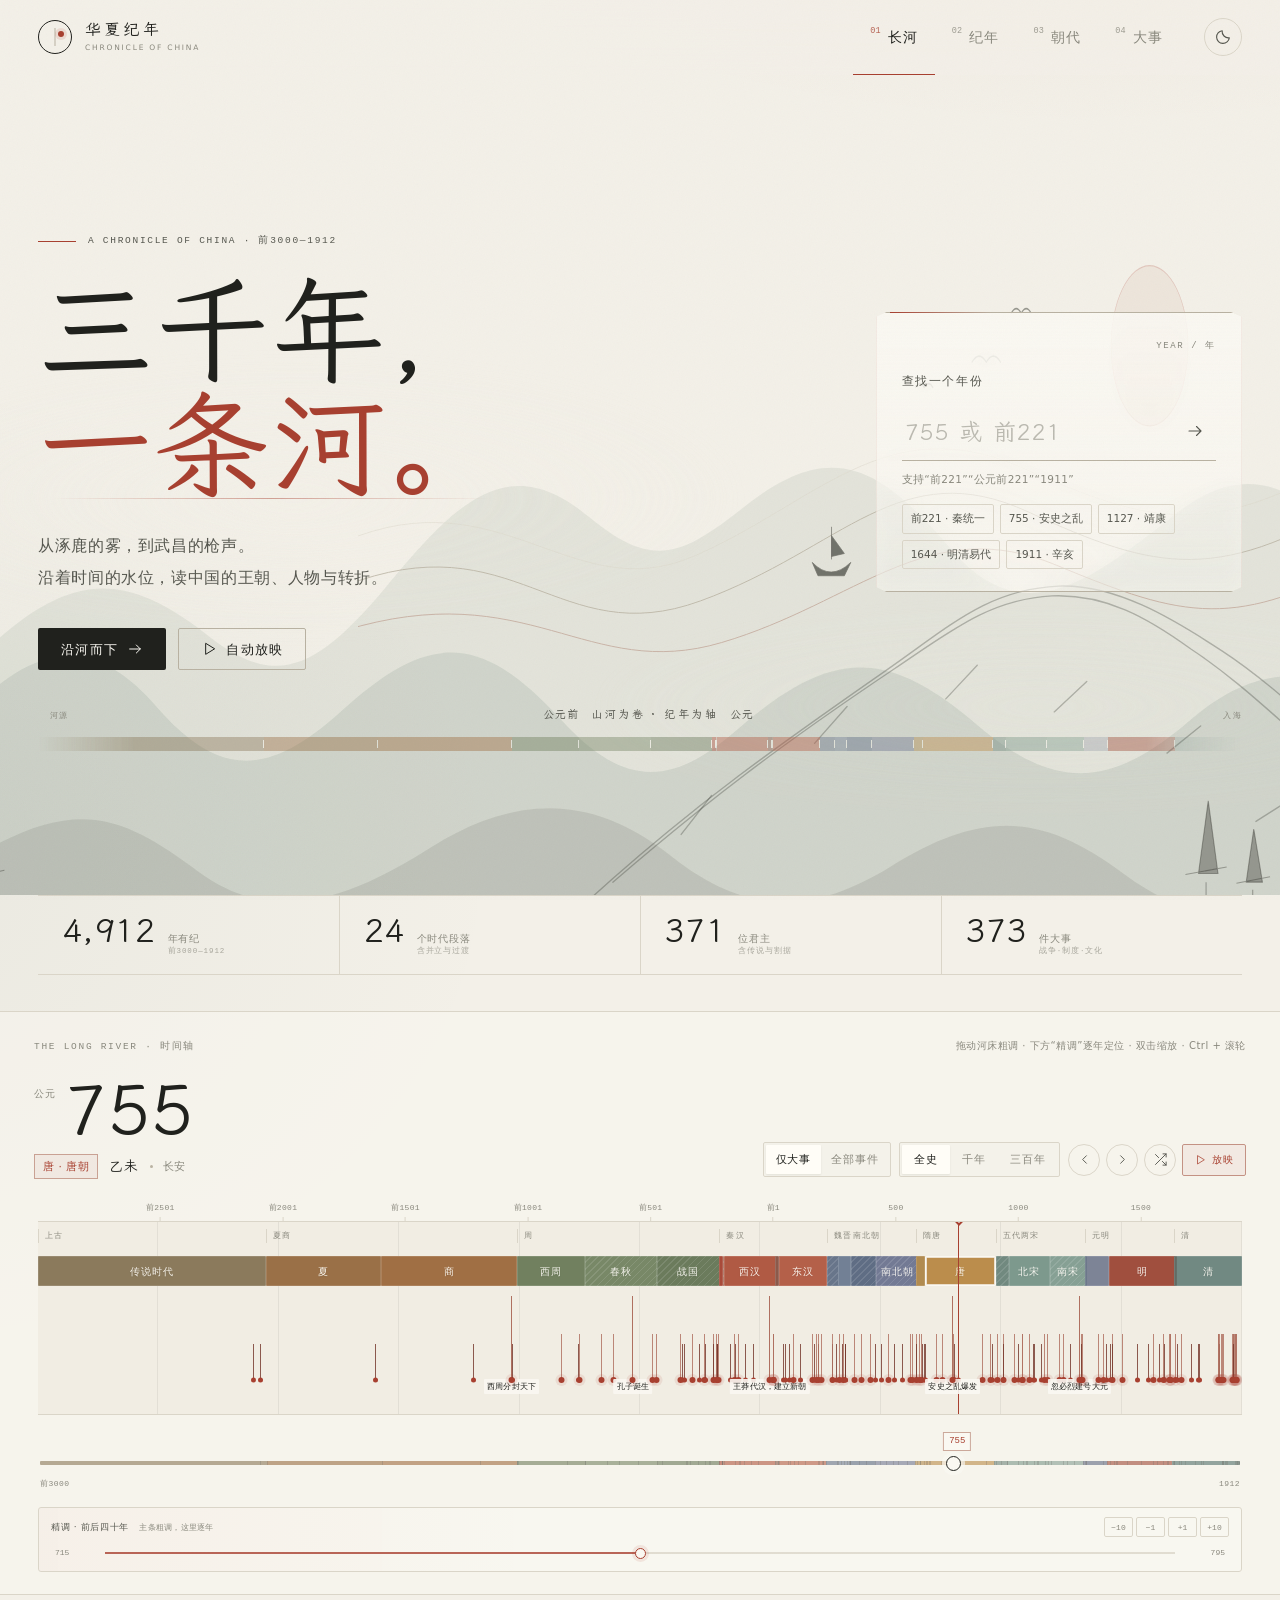
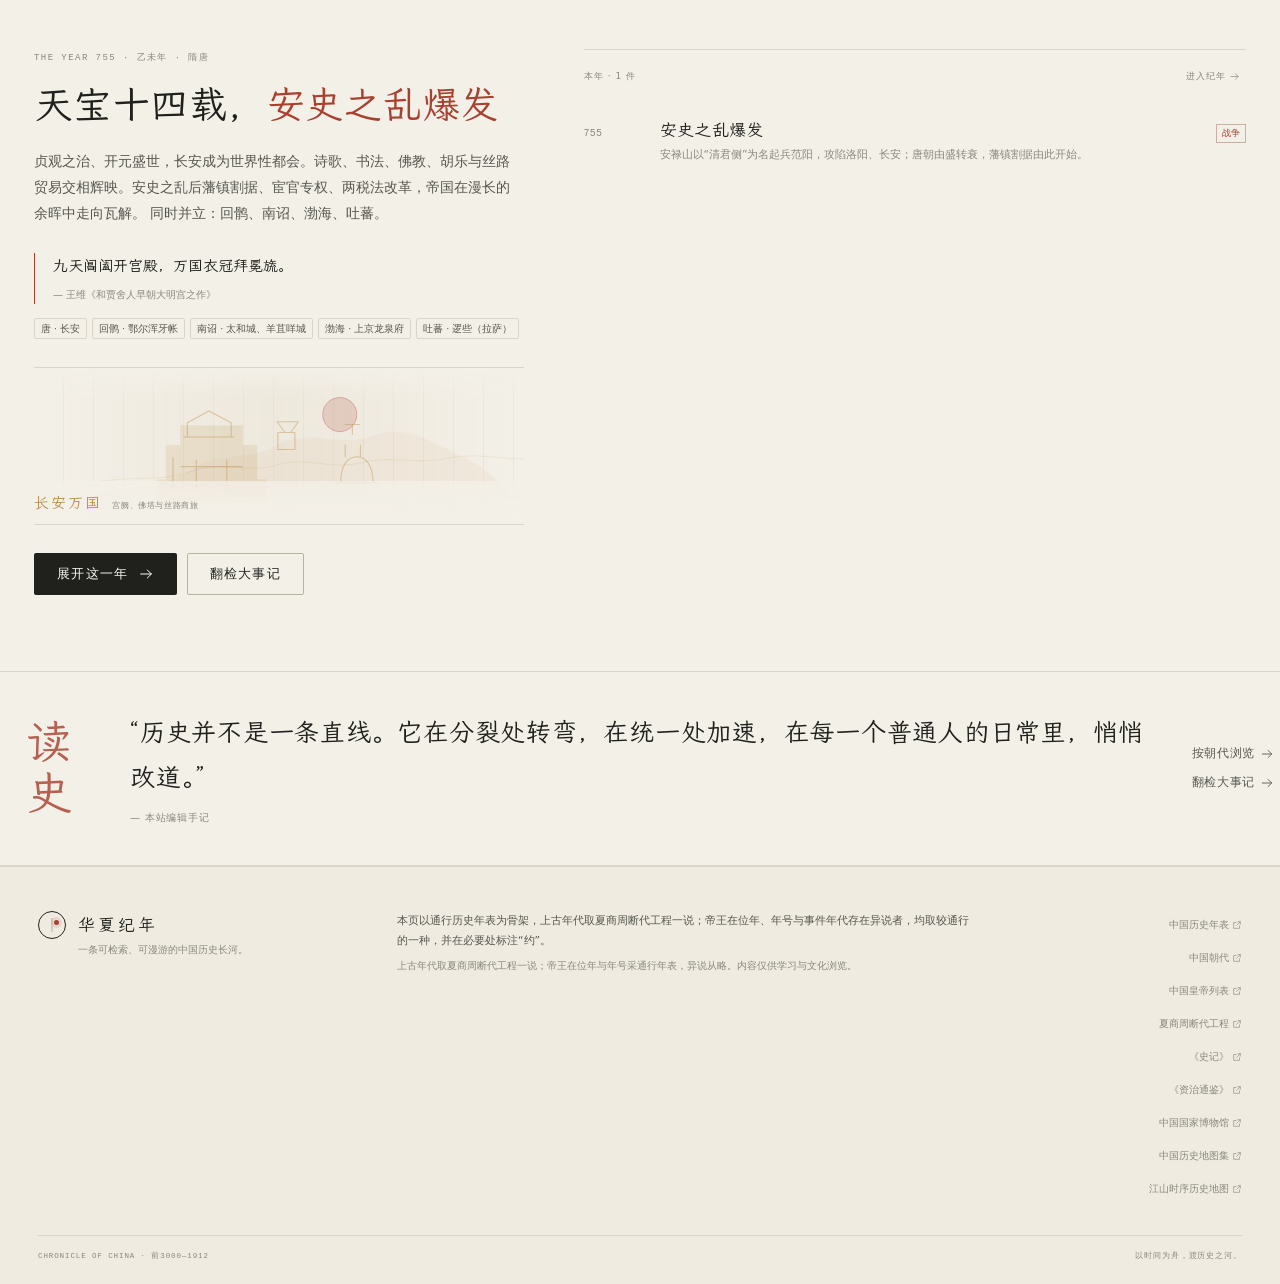
<file: index.html>
<!DOCTYPE html>
<html lang="zh-CN" data-theme="light">
<head>
  <meta charset="UTF-8" />
  <meta name="viewport" content="width=device-width, initial-scale=1.0" />
  <title>华夏纪年 · 从三皇五帝到辛亥革命</title>
  <meta name="description" content="华夏纪年：一条可以拖动、检索与漫游的中国历史长河。收录三皇五帝至辛亥革命的时代、王朝、帝王、人物与大事。" />
  <meta name="theme-color" content="#f3f0e8" />
  <link rel="icon" href="favicon.svg" type="image/svg+xml" />
  <script>
    (function () {
      try {
        var qs = new URLSearchParams(location.search).get("theme");
        var saved = localStorage.getItem("huaxia-theme");
        var dark = window.matchMedia && window.matchMedia("(prefers-color-scheme: dark)").matches;
        var theme = qs === "light" || qs === "dark" ? qs : (saved || (dark ? "dark" : "light"));
        document.documentElement.setAttribute("data-theme", theme);
        var meta = document.querySelector('meta[name="theme-color"]');
        if (meta) meta.setAttribute("content", theme === "dark" ? "#121310" : "#f3f0e8");
      } catch (e) {}
    })();
  </script>
  <link rel="stylesheet" href="assets/fonts/huaxia-serif.css" />
  <link rel="stylesheet" href="styles.css" />
</head>
<body>

  <a class="skip-link" href="#main">跳到主要内容</a>
  <div class="grain" aria-hidden="true"></div>

  <svg class="svg-sprite" aria-hidden="true" xmlns="http://www.w3.org/2000/svg">
    <symbol id="i-sun" viewBox="0 0 24 24"><circle cx="12" cy="12" r="4"/><path d="M12 2v2M12 20v2M4.93 4.93l1.42 1.42M17.66 17.66l1.41 1.41M2 12h2M20 12h2M4.93 19.07l1.42-1.42M17.66 6.34l1.41-1.41"/></symbol>
    <symbol id="i-moon" viewBox="0 0 24 24"><path d="M20.4 13.1A8.5 8.5 0 0 1 10.9 3.6 8.5 8.5 0 1 0 20.4 13.1Z"/></symbol>
    <symbol id="i-search" viewBox="0 0 24 24"><circle cx="11" cy="11" r="7"/><path d="m20 20-4-4"/></symbol>
    <symbol id="i-arrow-right" viewBox="0 0 24 24"><path d="M4 12h16M14 6l6 6-6 6"/></symbol>
    <symbol id="i-arrow-left" viewBox="0 0 24 24"><path d="M20 12H4M10 6l-6 6 6 6"/></symbol>
    <symbol id="i-arrow-up" viewBox="0 0 24 24"><path d="M12 20V4M6 10l6-6 6 6"/></symbol>
    <symbol id="i-chevron-left" viewBox="0 0 24 24"><path d="m15 18-6-6 6-6"/></symbol>
    <symbol id="i-chevron-right" viewBox="0 0 24 24"><path d="m9 18 6-6-6-6"/></symbol>
    <symbol id="i-close" viewBox="0 0 24 24"><path d="M6 6l12 12M18 6 6 18"/></symbol>
    <symbol id="i-shuffle" viewBox="0 0 24 24"><path d="M16 3h5v5M4 20 21 3M21 16v5h-5M15 15l6 6M4 4l5 5"/></symbol>
    <symbol id="i-pin" viewBox="0 0 24 24"><path d="M20 10c0 5-8 11-8 11S4 15 4 10a8 8 0 1 1 16 0Z"/><circle cx="12" cy="10" r="2.5"/></symbol>
    <symbol id="i-play" viewBox="0 0 24 24"><path d="M7 4v16l13-8Z"/></symbol>
    <symbol id="i-pause" viewBox="0 0 24 24"><path d="M8 4v16M16 4v16"/></symbol>
    <symbol id="i-link" viewBox="0 0 24 24"><path d="M10 13a5 5 0 0 0 7.5.5l2-2a5 5 0 0 0-7-7l-1.2 1.2"/><path d="M14 11a5 5 0 0 0-7.5-.5l-2 2a5 5 0 0 0 7 7l1.2-1.2"/></symbol>
    <symbol id="i-external" viewBox="0 0 24 24"><path d="M14 4h6v6M20 4l-9 9M18 14v6H4V6h6"/></symbol>
    <symbol id="i-scroll" viewBox="0 0 24 24"><path d="M6 3h11a3 3 0 0 1 3 3v13a2 2 0 0 1-2 2H6a2 2 0 0 1-2-2V5a2 2 0 0 1 2-2Z"/><path d="M8 8h8M8 12h8M8 16h5"/></symbol>
    <symbol id="i-info" viewBox="0 0 24 24"><circle cx="12" cy="12" r="9"/><path d="M12 11v5M12 8h.01"/></symbol>
    <symbol id="i-filter" viewBox="0 0 24 24"><path d="M4 5h16M7 12h10M10 19h4"/></symbol>
    <symbol id="i-grid" viewBox="0 0 24 24"><rect x="4" y="4" width="6" height="6"/><rect x="14" y="4" width="6" height="6"/><rect x="4" y="14" width="6" height="6"/><rect x="14" y="14" width="6" height="6"/></symbol>
    <symbol id="i-minus" viewBox="0 0 24 24"><path d="M5 12h14"/></symbol>
    <symbol id="i-plus" viewBox="0 0 24 24"><path d="M12 5v14M5 12h14"/></symbol>
  </svg>

  <header class="site-header" id="siteHeader">
    <div class="header-inner">
      <a class="brand" href="#/" aria-label="华夏纪年，回到长河总览">
        <span class="brand-mark" aria-hidden="true"><i></i></span>
        <span class="brand-text">
          <strong>华夏纪年</strong>
          <small>CHRONICLE OF CHINA</small>
        </span>
      </a>

      <nav class="main-nav" aria-label="主导航">
        <button class="nav-link is-active" data-view="overview" aria-current="page"><span class="nav-num">01</span><span>长河</span></button>
        <button class="nav-link" data-view="year"><span class="nav-num">02</span><span>纪年</span></button>
        <button class="nav-link" data-view="periods"><span class="nav-num">03</span><span>朝代</span></button>
        <button class="nav-link" data-view="events"><span class="nav-num">04</span><span>大事</span></button>
        <span class="nav-ink" aria-hidden="true"></span>
      </nav>

      <div class="header-actions">
        <button class="icon-btn theme-toggle" id="themeToggle" type="button" aria-label="切换明暗主题" title="切换明暗主题（T）">
          <svg class="icon icon-sun"><use href="#i-sun"></use></svg>
          <svg class="icon icon-moon"><use href="#i-moon"></use></svg>
        </button>
      </div>
    </div>
    <div class="scroll-progress" id="scrollProgress" aria-hidden="true"></div>
  </header>

  <main id="main">
    <!-- ==================== 长河 ==================== -->
    <section class="view is-active" id="view-overview" data-view-panel="overview">
      <div class="hero">
        <div class="hero-landscape" aria-hidden="true">
          <div class="hero-mist hero-mist-one"></div>
          <div class="hero-mist hero-mist-two"></div>
          <svg class="hero-mountains" viewBox="0 0 1600 620" preserveAspectRatio="xMidYMax slice">
            <path class="mountain mountain-far" d="M-40 490C80 408 144 442 228 360c82-80 134-76 208-18 62 49 99 36 168-48 70-86 116-118 185-60 57 47 84 36 142-10 78-62 123-41 189 37 69 82 132 30 211-32 67-52 116-18 155 31 71 88 166 70 250 41 84-29 170-2 274 70v261H-40Z"/>
            <path class="mountain mountain-mid" d="M-30 545c83-77 170-37 234-116 72-89 132-83 185-21 59 68 105 64 171 4 80-73 128-73 203 9 55 60 99 63 161 9 88-77 139-76 222-5 74 63 125 57 197-5 80-68 145-41 220 18 73 58 148 67 247 21 67-31 125-27 199 12 59 31 121 38 189 21v210H-30Z"/>
            <path class="mountain mountain-near" d="M-50 606c126-52 195-21 294-72 78-40 119-22 182 25 72 54 143 25 216-21 78-49 149-50 222 8 68 54 127 56 203 9 87-54 142-47 215 8 80 59 161 49 240-3 73-48 140-39 219 14 66 45 154 49 257 16v122H-50Z"/>
            <g class="hero-wall">
              <path d="M785 589c95-87 176-144 278-215 59-41 93-74 158-77 52-2 104 29 151 60 55 36 102 87 154 126"/>
              <path d="M810 570c95-82 166-134 260-197 52-35 88-64 145-67 49-2 88 20 128 49 47 31 84 69 123 101"/>
              <path d="m873 526 28-36m95-48 30-34m91-7 29-31m71 43 30-28m74 66 31-25m51 88 33-21"/>
            </g>
            <g class="hero-pines">
              <path d="m185 557 8-54 8 54Zm-9 2 33-7m-17 14v24"/>
              <path d="m229 563 7-42 7 42Zm-7 2 27-6m-13 11v18"/>
              <path d="m1350 562 9-67 9 67Zm-12 1 38-7m-19 14v25"/>
              <path d="m1394 570 7-49 8 49Zm-9 1 31-6m-16 12v20"/>
            </g>
          </svg>
        </div>
        <svg class="hero-river" viewBox="0 0 1400 420" preserveAspectRatio="none" aria-hidden="true">
          <path class="river-line river-1" d="M-20 300 C 220 255, 280 345, 480 310 S 760 210, 940 250 S 1210 300, 1420 236" />
          <path class="river-line river-2" d="M-20 330 C 240 292, 320 365, 510 338 S 800 250, 980 286 S 1230 330, 1420 280" />
          <path class="river-line river-3" d="M-20 270 C 200 225, 300 315, 470 280 S 740 180, 930 220 S 1200 270, 1420 205" />
          <circle class="river-sun" cx="1110" cy="138" r="54" />
          <g class="river-boat">
            <path d="M637 284q26 13 54 0l-9 9h-37Z" />
            <path d="M664 282v-22m0 6 18 12-18 2Z" />
          </g>
          <g class="river-birds">
            <path d="M861 149q10-8 20 0 10-8 20 0" />
            <path d="M916 116q7-6 14 0 7-6 14 0" />
            <path d="M782 166q6-5 12 0 6-5 12 0" />
          </g>
        </svg>

        <div class="hero-inner">
          <div class="hero-copy">
            <p class="eyebrow reveal" style="--delay:.05s"><span class="eyebrow-line"></span>A CHRONICLE OF CHINA · 前3000—1912</p>
            <h1 class="reveal" style="--delay:.12s">三千年，<br /><em>一条河。</em></h1>
            <p class="hero-lede reveal" style="--delay:.2s">从涿鹿的雾，到武昌的枪声。<br />沿着时间的水位，读中国的王朝、人物与转折。</p>
            <div class="hero-actions reveal" style="--delay:.28s">
              <button class="btn btn-primary" id="scrollToTimeline" type="button">
                沿河而下
                <svg class="icon"><use href="#i-arrow-right"></use></svg>
              </button>
              <button class="btn btn-ghost" id="openPlayerTop" type="button">
                <svg class="icon"><use href="#i-play"></use></svg>
                自动放映
              </button>
            </div>
          </div>

          <div class="hero-search-card reveal" style="--delay:.24s">
            <div class="card-index">YEAR / 年</div>
            <form class="year-form compact" id="heroYearForm" novalidate>
              <label for="heroYearInput">查找一个年份</label>
              <div class="year-input-row">
                <input id="heroYearInput" name="year" type="text" inputmode="numeric" autocomplete="off" placeholder="755 或 前221" aria-describedby="heroYearHint" />
                <button class="search-submit" type="submit" aria-label="查看该年份">
                  <svg class="icon"><use href="#i-arrow-right"></use></svg>
                </button>
              </div>
              <p class="form-hint" id="heroYearHint">支持“前221”“公元前221”“1911”</p>
              <p class="form-error" id="heroYearError" role="alert"></p>
            </form>
            <div class="quick-years" id="quickYears" aria-label="快速跳转">
              <button data-year="前221">前221 · 秦统一</button>
              <button data-year="755">755 · 安史之乱</button>
              <button data-year="1127">1127 · 靖康</button>
              <button data-year="1644">1644 · 明清易代</button>
              <button data-year="1911">1911 · 辛亥</button>
            </div>
          </div>
        </div>

        <div class="hero-route" aria-hidden="true">
          <span class="hero-route-line"></span>
          <span class="hero-route-label">河源</span>
          <span class="hero-route-year">公元前</span>
          <span class="hero-route-mid">山河为卷 · 纪年为轴</span>
          <span class="hero-route-year">公元</span>
          <span class="hero-route-label">入海</span>
        </div>
        <div class="hero-strata" id="heroStrata" aria-hidden="true"></div>
      </div>

      <div class="stats-strip reveal" style="--delay:.34s" id="statsStrip" aria-label="内容统计"></div>

      <section class="timeline-panel reveal" id="timelinePanel" aria-labelledby="timelineHeading">
        <div class="panel-topline">
          <p class="section-kicker" id="timelineHeading">THE LONG RIVER · 时间轴</p>
          <p class="panel-note">拖动河床粗调 · 下方“精调”逐年定位 · 双击缩放 · Ctrl + 滚轮</p>
        </div>

        <div class="timeline-head">
          <div class="readout">
            <div class="readout-year" id="timelineYear"><span class="year-prefix">公元</span><span class="year-num">755</span></div>
            <div class="readout-meta">
              <span class="meta-pill" id="timelineEra">唐 · 天宝十四载</span>
              <span class="meta-gz" id="timelineGz">乙未</span>
              <span class="meta-dot" aria-hidden="true"></span>
              <span class="meta-extra" id="timelineExtra">长安</span>
            </div>
          </div>
          <div class="timeline-tools">
            <div class="segmented timeline-mode" id="timelineMode" role="group" aria-label="时间轴事件密度">
              <button type="button" data-mode="major" class="is-active">仅大事</button>
              <button type="button" data-mode="all">全部事件</button>
            </div>
            <div class="segmented" id="zoomBtns" role="group" aria-label="时间轴缩放">
              <button type="button" data-zoom="all" class="is-active">全史</button>
              <button type="button" data-zoom="millennium">千年</button>
              <button type="button" data-zoom="century">三百年</button>
            </div>
            <div class="event-step">
              <button type="button" class="icon-btn" id="prevEvent" aria-label="上一件大事" title="上一件大事">
                <svg class="icon"><use href="#i-chevron-left"></use></svg>
              </button>
              <button type="button" class="icon-btn" id="nextEvent" aria-label="下一件大事" title="下一件大事">
                <svg class="icon"><use href="#i-chevron-right"></use></svg>
              </button>
              <button type="button" class="icon-btn" id="randomYear" aria-label="随机一页" title="随机一页">
                <svg class="icon"><use href="#i-shuffle"></use></svg>
              </button>
              <button type="button" class="timeline-play-btn" id="openPlayerTimeline" aria-label="自动放映" title="自动放映（P）">
                <svg class="icon"><use href="#i-play"></use></svg><span>放映</span>
              </button>
            </div>
          </div>
        </div>

        <div class="timeline-shell">
          <div class="timeline-axis-labels" id="timelineAxis" aria-hidden="true"></div>
          <div class="timeline-map" id="timelineMap" role="group" aria-label="可拖动中国历史时间轴">
            <div class="tl-era-labels" id="tlEraLabels"></div>
            <div class="tl-periods" id="tlPeriods"></div>
            <div class="tl-events" id="tlEvents"></div>
            <div class="tl-playhead" id="tlPlayhead"><span class="playhead-cap"></span></div>
            <div class="tl-tooltip" id="tlTooltip" role="status" aria-live="polite"></div>
          </div>
          <div class="range-shell" id="rangeShell">
            <div class="range-track-bg" id="mainTrackBg" aria-hidden="true"></div>
            <input class="year-range" id="mainRange" type="range" min="-2999" max="1912" step="1" value="755" aria-label="拖动选择年份" />
            <div class="range-bubble" id="mainBubble" aria-hidden="true">755</div>
            <div class="range-ends" aria-hidden="true"><span>前3000</span><span>1912</span></div>
          </div>
          <div class="fine-scrub" id="fineScrub">
            <div class="fine-head">
              <span class="fine-label">精调 · 前后四十年 <small>主条粗调，这里逐年</small></span>
              <div class="fine-steps" role="group" aria-label="逐年微调">
                <button type="button" data-fine-step="-10">−10</button>
                <button type="button" data-fine-step="-1">−1</button>
                <button type="button" data-fine-step="1">+1</button>
                <button type="button" data-fine-step="10">+10</button>
              </div>
            </div>
            <div class="fine-track">
              <span class="fine-edge" id="fineStart">前780</span>
              <input class="year-range fine-range" id="fineRange" type="range" min="-2999" max="1912" step="1" value="755" aria-label="精调年份" />
              <span class="fine-edge" id="fineEnd">795</span>
            </div>
          </div>
        </div>
      </section>

      <section class="snapshot reveal" id="overviewSnapshot" aria-live="polite">
        <!-- JS 渲染 -->
      </section>

      <section class="editorial-strip reveal">
        <div class="editorial-mark" aria-hidden="true">读史</div>
        <blockquote>
          <p>“历史并不是一条直线。它在分裂处转弯，在统一处加速，在每一个普通人的日常里，悄悄改道。”</p>
          <footer>— 本站编辑手记</footer>
        </blockquote>
        <div class="editorial-links">
          <button type="button" data-jump-view="periods">按朝代浏览 <svg class="icon"><use href="#i-arrow-right"></use></svg></button>
          <button type="button" data-jump-view="events">翻检大事记 <svg class="icon"><use href="#i-arrow-right"></use></svg></button>
        </div>
      </section>
    </section>

    <!-- ==================== 纪年 ==================== -->
    <section class="view" id="view-year" data-view-panel="year" hidden>
      <div class="view-wrap">
        <header class="view-head">
          <div>
            <p class="section-kicker">YEAR BY YEAR · 纪年</p>
            <h2>给时间一个坐标</h2>
            <p class="view-lede">输入任意年份，查看这一年的天下形势、在位者与正在发生的事。</p>
          </div>
          <form class="year-form large" id="yearForm" novalidate>
            <label for="yearInput">公元纪年</label>
            <div class="year-input-row">
              <input id="yearInput" name="year" type="text" inputmode="numeric" autocomplete="off" placeholder="输入年份，如 755、前221" aria-describedby="yearHint yearError" />
              <button class="btn btn-primary" type="submit">
                查看
                <svg class="icon"><use href="#i-arrow-right"></use></svg>
              </button>
            </div>
            <div class="form-foot">
              <p class="form-hint" id="yearHint">范围：前3000—1912 · 支持“公元前221年”“-221”</p>
              <p class="form-error" id="yearError" role="alert"></p>
            </div>
          </form>
        </header>

        <div class="year-result" id="yearResult" aria-live="polite">
          <!-- JS 渲染 -->
        </div>
      </div>
    </section>

    <!-- ==================== 朝代 ==================== -->
    <section class="view" id="view-periods" data-view-panel="periods" hidden>
      <div class="view-wrap">
        <header class="view-head periods-head">
          <div>
            <p class="section-kicker">DYNASTIES · 朝代</p>
            <h2>在王朝的尺度里</h2>
            <p class="view-lede">从传说时代到清末，二十四段历史切片。点开一段，看见它的帝王、制度与大事。</p>
          </div>
          <div class="era-filters" id="eraFilters" aria-label="按时代筛选"></div>
        </header>

        <div class="context-timebar" id="periodTimebar" aria-label="朝代时间定位"></div>

        <div id="periodGrid" class="period-grid" aria-live="polite"></div>

        <article class="period-detail" id="periodDetail" hidden aria-live="polite">
          <!-- JS 渲染 -->
        </article>
      </div>
    </section>

    <!-- ==================== 大事 ==================== -->
    <section class="view" id="view-events" data-view-panel="events" hidden>
      <div class="view-wrap">
        <header class="view-head events-head">
          <div>
            <p class="section-kicker">THE RECORD · 大事</p>
            <h2>翻检时间的刻痕</h2>
            <p class="view-lede">战争、制度、思想、灾变与相遇。按类型或时代筛选，也可以直接搜索。</p>
          </div>
          <div class="event-stats" id="eventStats"></div>
        </header>

        <div class="context-timebar" id="eventTimebar" aria-label="大事时间定位"></div>

        <div class="event-controls">
          <div class="event-search">
            <svg class="icon"><use href="#i-search"></use></svg>
            <input id="eventSearch" type="search" placeholder="搜索事件、人物、地点……" autocomplete="off" aria-label="搜索历史事件" />
          </div>
          <label class="select-wrap">
            <span class="sr-only">按时代筛选</span>
            <select id="eventEraFilter"></select>
            <svg class="icon"><use href="#i-chevron-right"></use></svg>
          </label>
          <button type="button" class="btn btn-ghost small" id="eventNearBtn" aria-pressed="false">聚焦百年</button>
          <button type="button" class="btn btn-ghost small" id="clearEventFilters">清除筛选</button>
        </div>
        <div class="type-filters" id="eventTypeFilters" aria-label="按事件类型筛选"></div>
        <nav class="event-century-nav" id="eventCenturyNav" aria-label="按世纪快速定位"></nav>

        <div class="event-list" id="eventList"></div>
        <div class="empty-state" id="eventEmpty" hidden>
          <p class="empty-mark">〇</p>
          <h3>没有找到对应的事件</h3>
          <p>试试更宽泛的关键词，或清除筛选。</p>
          <button type="button" class="btn btn-ghost small" data-clear-events>清除筛选</button>
        </div>
      </div>
    </section>
  </main>

  <footer class="site-footer">
    <div class="footer-inner">
      <div class="footer-brand">
        <span class="brand-mark small" aria-hidden="true"><i></i></span>
        <div>
          <strong>华夏纪年</strong>
          <p>一条可检索、可漫游的中国历史长河。</p>
        </div>
      </div>
      <div class="footer-note">
        <p id="sourceNote"></p>
        <p class="footer-small">上古年代取夏商周断代工程一说；帝王在位年与年号采通行年表，异说从略。内容仅供学习与文化浏览。</p>
      </div>
      <div class="footer-links" id="sourceLinks" aria-label="参考资料"></div>
    </div>
    <div class="footer-bottom">
      <span>CHRONICLE OF CHINA · 前3000—1912</span>
      <span>以时间为舟，渡历史之河。</span>
    </div>
  </footer>

  <!-- 固定纪年条 -->
  <div class="time-dock" id="timeDock" aria-label="快捷时间拖动条">
    <div class="dock-year" id="dockYear">755</div>
    <div class="dock-main">
      <div class="dock-meta" id="dockMeta">唐 · 天宝十四载</div>
      <div class="dock-range-wrap">
        <div class="range-track-bg small" id="dockTrackBg" aria-hidden="true"></div>
        <input class="year-range" id="dockRange" type="range" min="-2999" max="1912" step="1" value="755" aria-label="快捷选择年份" />
      </div>
    </div>
    <button class="icon-btn dock-open" id="dockOpen" type="button" aria-label="在纪年页查看此年" title="在纪年页查看此年">
      <svg class="icon"><use href="#i-arrow-right"></use></svg>
    </button>
  </div>

  <!-- 时光放映 -->
  <div class="player-layer" id="playerLayer" hidden>
    <div class="player-backdrop" id="playerBackdrop"></div>
    <section class="player-panel" id="playerPanel" role="dialog" aria-modal="true" aria-labelledby="playerTitle" tabindex="-1">
      <header class="player-head">
        <div>
          <p class="player-kicker">TIME PLAYER · 时光放映</p>
          <h2 id="playerTitle">让时间自己走</h2>
        </div>
        <button type="button" class="icon-btn" id="playerClose" aria-label="关闭放映">
          <svg class="icon"><use href="#i-close"></use></svg>
        </button>
      </header>

      <div class="player-setup" id="playerSetup">
        <p class="player-lede">选一段历史，按章节自动推进。每到一件大事停驻片刻，读完再走。</p>
        <div class="player-mode-grid" id="playerModes" role="group" aria-label="放映范围">
          <button type="button" data-player-mode="all" class="is-active">
            <span>整个历史</span><small>前3000—1912 · 通览</small>
          </button>
          <button type="button" data-player-mode="period">
            <span>一个朝代</span><small>在王朝内部漫游</small>
          </button>
          <button type="button" data-player-mode="custom">
            <span>自选区间</span><small>指定起止年份</small>
          </button>
        </div>

        <label class="player-field" id="playerPeriodField" hidden>
          <span>选择朝代 / 时期</span>
          <select id="playerPeriod"></select>
        </label>

        <div class="player-field" id="playerCustomField" hidden>
          <span>起止年份</span>
          <div class="player-year-inputs">
            <label><span class="sr-only">起始年份</span><input id="playerStartInput" type="text" inputmode="text" placeholder="如 755" autocomplete="off" /></label>
            <em>至</em>
            <label><span class="sr-only">结束年份</span><input id="playerEndInput" type="text" inputmode="text" placeholder="如 907" autocomplete="off" /></label>
          </div>
          <small class="player-field-hint">支持“前221”“公元前221”“1911”</small>
        </div>

        <div class="player-setup-foot">
          <div class="player-preview" id="playerPreview"></div>
          <div class="player-speed" id="playerSpeed" role="group" aria-label="放映节奏">
            <span>节奏</span>
            <button type="button" data-speed="1" class="is-active">慢</button>
            <button type="button" data-speed="1.8">中</button>
            <button type="button" data-speed="3.2">快</button>
          </div>
          <button type="button" class="btn btn-primary player-start" id="playerStart">
            <svg class="icon"><use href="#i-play"></use></svg>
            开始放映
          </button>
        </div>
        <p class="player-error" id="playerError" role="alert"></p>
      </div>

      <div class="player-stage" id="playerStage" hidden>
        <div class="player-stage-top">
          <span id="playerRangeLabel">前3000—1912</span>
          <span id="playerCounter">第 1 / 1 章</span>
        </div>
        <div class="player-progress" aria-hidden="true"><span id="playerProgressBar"></span></div>

        <div class="player-stage-body">
          <div class="player-era-col">
            <span class="player-year-prefix" id="playerYearPrefix">公元</span>
            <strong class="player-year" id="playerYear">755</strong>
            <span class="player-gz" id="playerGz">乙未</span>
            <span class="player-era" id="playerEra">唐</span>
            <span class="player-ruler" id="playerRuler"></span>
          </div>
          <div class="player-event-wrap">
            <div class="player-event" id="playerEvent"></div>
            <div class="player-end" id="playerEnd" hidden>
              <p class="player-end-mark">终</p>
              <h3>这一段已经走完</h3>
              <p>可以重播，或换一段历史继续。</p>
            </div>
          </div>
        </div>

        <div class="player-controls">
          <button type="button" class="player-step" id="playerPrev">
            <svg class="icon"><use href="#i-chevron-left"></use></svg>上一章
          </button>
          <button type="button" class="player-toggle" id="playerToggle" aria-label="暂停">
            <svg class="icon"><use href="#i-pause"></use></svg>
          </button>
          <button type="button" class="player-step" id="playerNext">
            下一章<svg class="icon"><use href="#i-chevron-right"></use></svg>
          </button>
          <span class="player-inline-speed" id="playerInlineSpeed">1×</span>
          <button type="button" class="player-text-btn" id="playerRestart">重播</button>
          <button type="button" class="player-text-btn" id="playerBack">重选</button>
        </div>
        <p class="player-hint">空格 播放 / 暂停 · ← → 切换章节 · Esc 退出</p>
      </div>
    </section>
  </div>

  <!-- 抽屉 -->
  <div class="drawer-layer" id="drawerLayer" hidden>
    <div class="drawer-backdrop" id="drawerBackdrop" tabindex="-1"></div>
    <aside class="drawer" id="drawer" role="dialog" aria-modal="true" aria-labelledby="drawerTitle" tabindex="-1">
      <div class="drawer-head">
        <span class="drawer-kicker" id="drawerKicker">PERSON</span>
        <button type="button" class="icon-btn" id="drawerClose" aria-label="关闭抽屉">
          <svg class="icon"><use href="#i-close"></use></svg>
        </button>
      </div>
      <div class="drawer-body" id="drawerBody"></div>
    </aside>
  </div>

  <dialog class="map-viewer" id="mapViewer" aria-labelledby="mapViewerTitle">
    <header class="map-viewer-head">
      <div>
        <span>HISTORICAL ATLAS · 历史疆域</span>
        <h2 id="mapViewerTitle">历史疆域图</h2>
      </div>
      <button type="button" class="icon-btn map-viewer-close" data-map-close aria-label="关闭地图">
        <svg class="icon"><use href="#i-close"></use></svg>
      </button>
    </header>
    <figure class="map-viewer-figure">
      <img id="mapViewerImage" alt="" />
    </figure>
    <footer class="map-viewer-foot">
      <p>历史边界为概括性示意，不作现代测绘边界使用。</p>
      <a id="mapViewerSource" href="#" target="_blank" rel="noopener noreferrer">查看同年交互舆图 <svg class="icon"><use href="#i-external"></use></svg></a>
    </footer>
  </dialog>

  <div class="toast" id="toast" role="status" aria-live="polite"></div>

  <noscript>
    <div class="noscript">本站需要启用 JavaScript 才能检索年份与拖动时间轴。</div>
  </noscript>

  <script src="assets/maps/map-index.js"></script>
  <script src="data.js"></script>
  <script src="app.js"></script>
</body>
</html>
</file>
